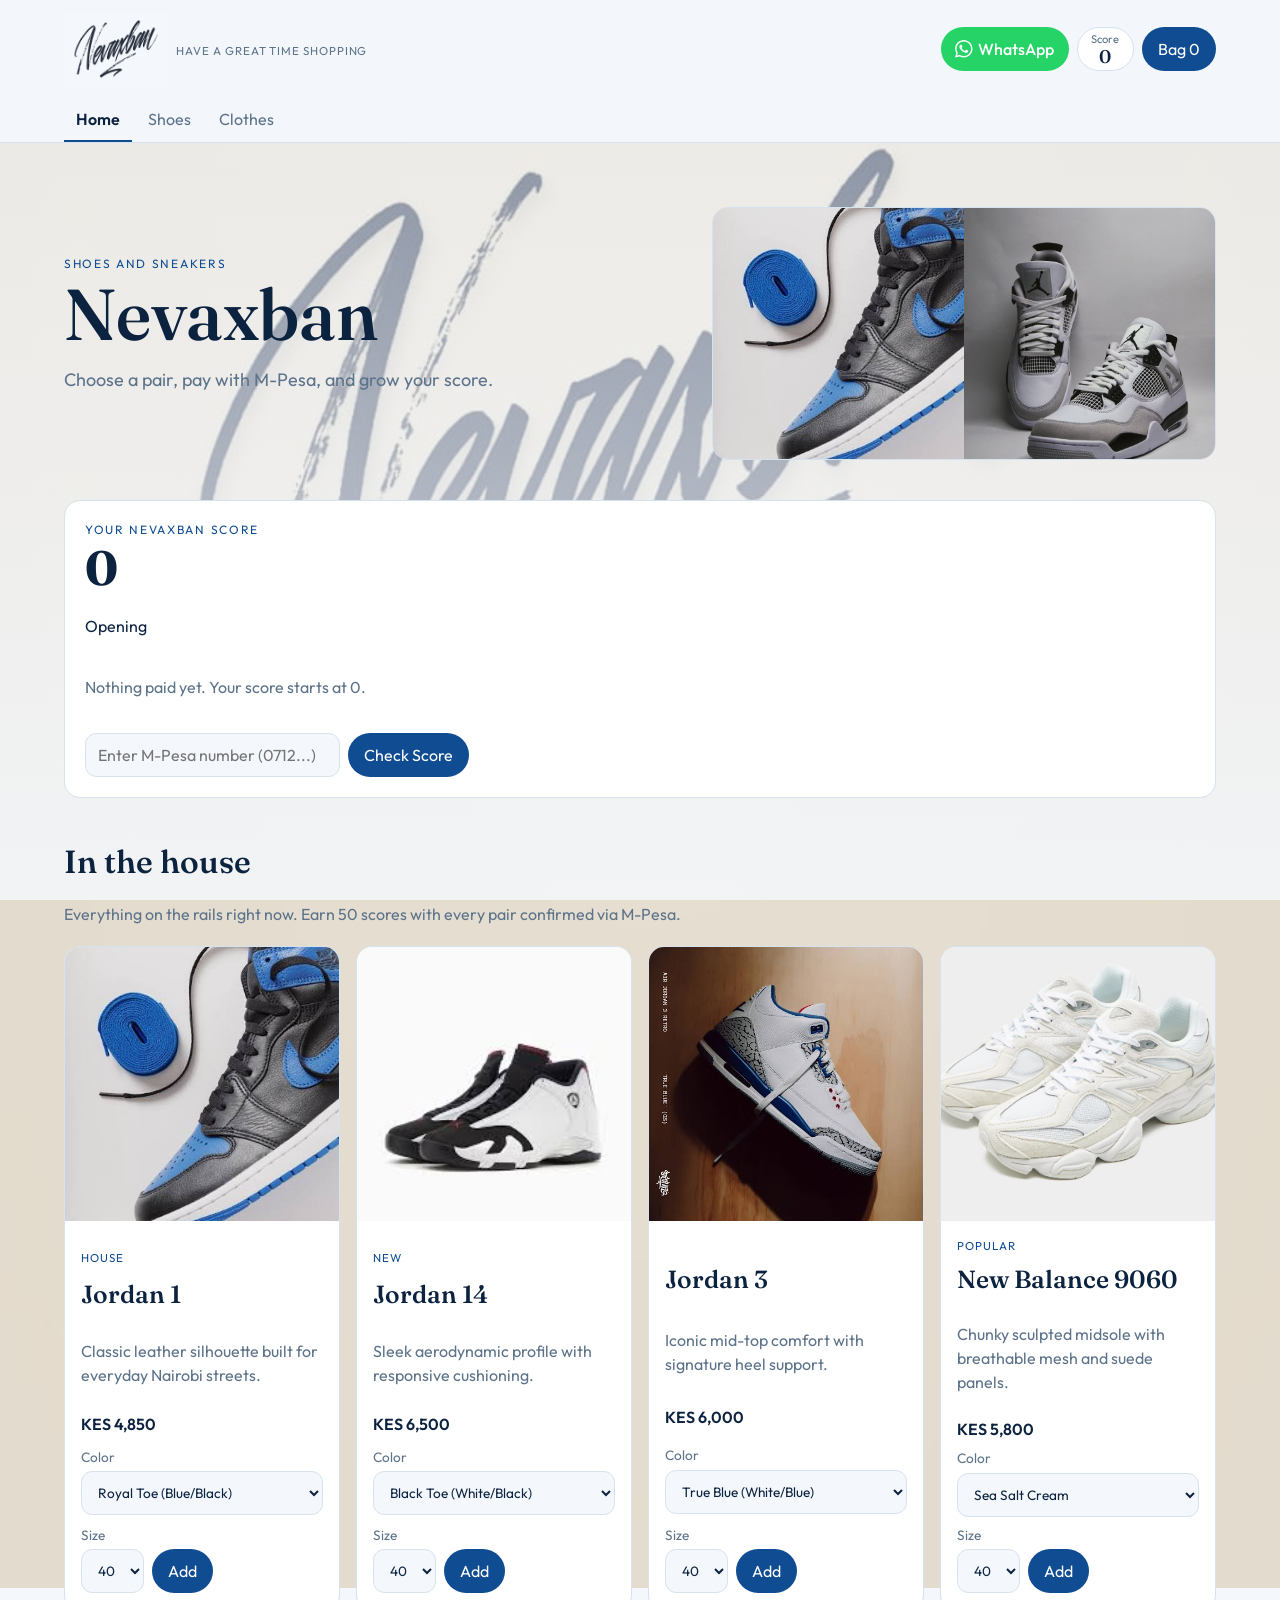
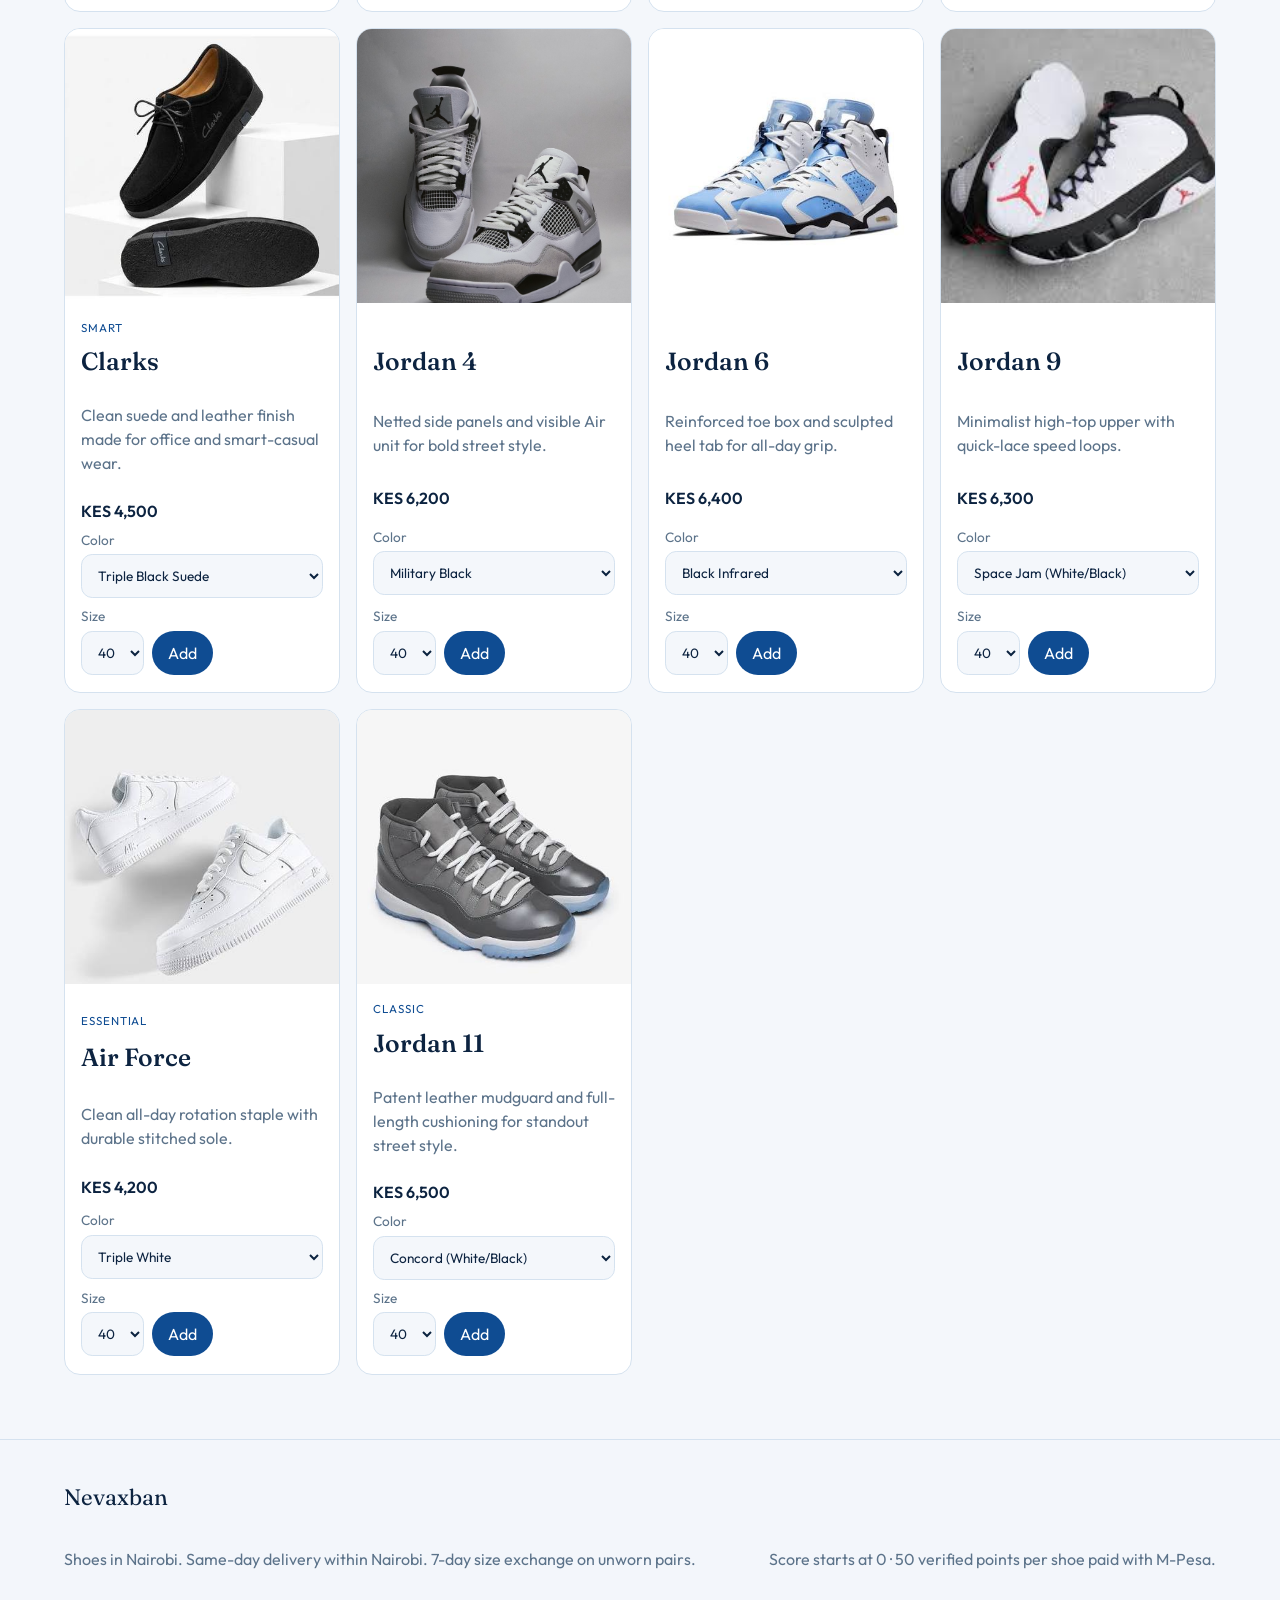
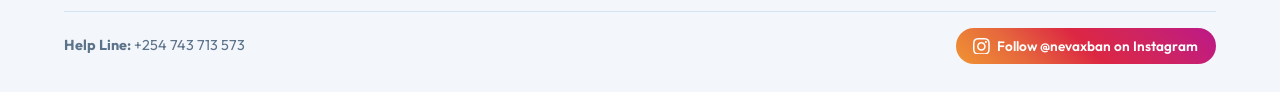
<file: index.html>
<!DOCTYPE html>
<html lang="en">
<head>
  <meta charset="utf-8" />
  <meta name="viewport" content="width=device-width, initial-scale=1" />
  <title>Nevaxban</title>
  <meta name="description" content="Nevaxban — shoes in Nairobi. Pay with M-Pesa. Your score starts at 0." />
  <link rel="preconnect" href="https://fonts.googleapis.com" />
  <link rel="preconnect" href="https://fonts.gstatic.com" crossorigin />
  <link href="https://fonts.googleapis.com/css2?family=Fraunces:opsz,wght@9..144,560&family=Outfit:wght@400;500;600&display=swap" rel="stylesheet" />
  <link rel="stylesheet" href="styles.css?v=2" />
    <style>
    @media (max-width: 600px) {
      html, body { max-width: 100%; overflow-x: hidden; }
      #check-score-form { display: flex; flex-direction: column; width: 100%; gap: 0.5rem; }
      #check-score-form input, #check-score-form button { width: 100%; min-width: 0; }
      .card-body .row {
        display: flex !important;
        flex-direction: column !important;
        align-items: stretch !important;
        gap: 0.45rem !important;
        width: 100% !important;
      }
      .card-body .row label,
      .card-body .row select,
      .card-body .row .add {
        width: 100% !important;
        max-width: 100% !important;
        min-width: 0 !important;
        margin: 0 !important;
      }
    }
  </style>

</head>
<body>
  <header class="header">
    <div class="bar">
      <a class="wordmark" href="index.html">
        <img src="images/logo.jpg" alt="Nevaxban Logo" class="brand-logo" />
        <span><small>Have a great time shopping</small></span>
      </a>

      <div class="actions">
        <a class="wa-btn" href="https://wa.me/254783499140" target="_blank" rel="noopener" aria-label="WhatsApp 0783 499140">
          <svg viewBox="0 0 24 24" aria-hidden="true" fill="currentColor"><path d="M17.472 14.382c-.297-.149-1.758-.867-2.03-.967-.273-.099-.471-.148-.67.15-.197.297-.767.966-.94 1.164-.173.199-.347.223-.644.075-.297-.15-1.255-.463-2.39-1.475-.883-.788-1.48-1.761-1.653-2.059-.173-.297-.018-.458.13-.606.134-.133.298-.347.446-.52.149-.174.198-.298.298-.497.099-.198.05-.371-.025-.52-.075-.149-.669-1.612-.916-2.207-.242-.579-.487-.5-.669-.51-.173-.008-.371-.01-.57-.01-.198 0-.52.074-.792.372-.272.297-1.04 1.016-1.04 2.479 0 1.462 1.065 2.875 1.213 3.074.149.198 2.096 3.2 5.077 4.487.709.306 1.262.489 1.694.625.712.227 1.36.195 1.871.118.571-.085 1.758-.719 2.006-1.413.248-.694.248-1.289.173-1.413-.074-.124-.272-.198-.57-.347m-5.421 7.403h-.004a9.87 9.87 0 01-5.031-1.378l-.361-.214-3.741.982.998-3.648-.235-.374a9.86 9.86 0 01-1.51-5.26c.001-5.45 4.436-9.884 9.888-9.884 2.64 0 5.122 1.03 6.988 2.898a9.825 9.825 0 012.893 6.994c-.003 5.45-4.435 9.884-9.885 9.884m8.413-18.297A11.815 11.815 0 0012.05 0C5.495 0 .16 5.335.157 11.892c0 2.096.547 4.142 1.588 5.945L.057 24l6.305-1.654a11.882 11.882 0 005.683 1.448h.005c6.554 0 11.89-5.335 11.893-11.893a11.821 11.821 0 00-3.48-8.413z"/></svg>
          WhatsApp
        </a>
        <a class="score-pill" href="#score" aria-label="Credit score">
          <span>Score</span>
          <strong data-score>0</strong>
        </a>
        <button class="bag-btn" type="button" data-open-bag>Bag <span data-bag-count>0</span></button>
      </div>
    </div>
    <nav class="nav" aria-label="Shop">
      <a href="index.html" aria-current="page">Home</a>
      <a href="sneakers.html">Shoes</a>
      <a href="clothes.html">Clothes</a>
    </nav>
  </header>

  <main class="wrap">
    <section class="hero">
      <div>
        <p class="kicker">Shoes and sneakers</p>
        <h1>Nevaxban</h1>
        <p class="lede">Choose a pair, pay with M-Pesa, and grow your score.</p>
      </div>
      <div class="hero-plates">
        <div class="plate tone-court" data-look="court">
          <img src="images/jordan1.jpg" alt="Featured Jordan 1" />
        </div>
        <div class="plate tone-breeze" data-look="breeze">
          <img src="images/jordan4.jpg" alt="Featured Jordan 4" />
        </div>
      </div>
    </section>

    <section class="score-panel" id="score">
      <p class="kicker">Your Nevaxban score</p>
      <strong data-score>0</strong>
      <p data-tier>Opening</p>
      <p class="muted" data-spent>Nothing paid yet. Your score starts at 0.</p>
      <form id="check-score-form" class="row" style="margin-top: 0.75rem;">
        <input id="lookup-phone" inputmode="tel" placeholder="Enter M-Pesa number (0712...)" />
        <button class="add" type="submit">Check Score</button>
      </form>
    </section>

    <section class="section" id="house">
      <h2>In the house</h2>
      <p class="muted">Everything on the rails right now. Earn 50 scores with every pair confirmed via M-Pesa.</p>
      <div class="rail">
        
        <!-- 1. Jordan 1 -->
        <article class="card" data-id="shoe-jordan1" data-name="Jordan 1" data-price="4850">
          <div class="plate tone-court" data-look="court">
            <img src="images/jordan1.jpg" alt="Jordan 1" />
          </div>
          <div class="card-body">
            <p class="badge">House</p>
            <h3>Jordan 1</h3>
            <p class="blurb">Classic leather silhouette built for everyday Nairobi streets.</p>
            <p class="price">KES 4,850</p>
            <div class="row">
              <label>Size
                <select aria-label="Size for Jordan 1">
                  <option>36</option><option>37</option><option>38</option><option>39</option>
                  <option selected>40</option><option>41</option><option>42</option><option>43</option>
                  <option>44</option><option>45</option>
                </select>
              </label>
              <button class="add" type="button" data-add>Add</button>
            </div>
          </div>
        </article>

        <!-- 2. Jordan 14 -->
        <article class="card" data-id="shoe-jordan14" data-name="Jordan 14" data-price="6500">
          <div class="plate tone-night" data-look="night">
            <img src="images/jordan14.jpg" alt="Jordan 14" />
          </div>
          <div class="card-body">
            <p class="badge">New</p>
            <h3>Jordan 14</h3>
            <p class="blurb">Sleek aerodynamic profile with responsive cushioning.</p>
            <p class="price">KES 6,500</p>
            <div class="row">
              <label>Size
                <select aria-label="Size for Jordan 14">
                  <option>36</option><option>37</option><option>38</option><option>39</option>
                  <option selected>40</option><option>41</option><option>42</option><option>43</option>
                  <option>44</option><option>45</option>
                </select>
              </label>
              <button class="add" type="button" data-add>Add</button>
            </div>
          </div>
        </article>

        <!-- 3. Jordan 3 -->
        <article class="card" data-id="shoe-jordan3" data-name="Jordan 3" data-price="6000">
          <div class="plate tone-harbor" data-look="harbor">
            <img src="images/jordan3.jpg" alt="Jordan 3" />
          </div>
          <div class="card-body">
            <h3>Jordan 3</h3>
            <p class="blurb">Iconic mid-top comfort with signature heel support.</p>
            <p class="price">KES 6,000</p>
            <div class="row">
              <label>Size
                <select aria-label="Size for Jordan 3">
                  <option>36</option><option>37</option><option>38</option><option>39</option>
                  <option selected>40</option><option>41</option><option>42</option><option>43</option>
                  <option>44</option><option>45</option>
                </select>
              </label>
              <button class="add" type="button" data-add>Add</button>
            </div>
          </div>
        </article>

        <!-- 4. New Balance 9060 -->
        <article class="card" data-id="shoe-nb9060" data-name="New Balance 9060" data-price="5800">
          <div class="plate tone-atlas" data-look="atlas">
            <img src="images/nb9060.jpg" alt="New Balance 9060" />
          </div>
          <div class="card-body">
            <p class="badge">Popular</p>
            <h3>New Balance 9060</h3>
            <p class="blurb">Chunky sculpted midsole with breathable mesh and suede panels.</p>
            <p class="price">KES 5,800</p>
            <div class="row">
              <label>Size
                <select aria-label="Size for New Balance 9060">
                  <option>36</option><option>37</option><option>38</option><option>39</option>
                  <option selected>40</option><option>41</option><option>42</option><option>43</option>
                  <option>44</option><option>45</option>
                </select>
              </label>
              <button class="add" type="button" data-add>Add</button>
            </div>
          </div>
        </article>

        <!-- 5. Clarks -->
        <article class="card" data-id="shoe-clarks" data-name="Clarks" data-price="4500">
          <div class="plate tone-indigo" data-look="indigo">
            <img src="images/clarks.jpg" alt="Clarks" />
          </div>
          <div class="card-body">
            <p class="badge">Smart</p>
            <h3>Clarks</h3>
            <p class="blurb">Clean suede and leather finish made for office and smart-casual wear.</p>
            <p class="price">KES 4,500</p>
            <div class="row">
              <label>Size
                <select aria-label="Size for Clarks">
                  <option>36</option><option>37</option><option>38</option><option>39</option>
                  <option selected>40</option><option>41</option><option>42</option><option>43</option>
                  <option>44</option><option>45</option>
                </select>
              </label>
              <button class="add" type="button" data-add>Add</button>
            </div>
          </div>
        </article>

        <!-- 6. Jordan 4 -->
        <article class="card" data-id="shoe-jordan4" data-name="Jordan 4" data-price="6200">
          <div class="plate tone-court" data-look="court">
            <img src="images/jordan4.jpg" alt="Jordan 4" />
          </div>
          <div class="card-body">
            <h3>Jordan 4</h3>
            <p class="blurb">Netted side panels and visible Air unit for bold street style.</p>
            <p class="price">KES 6,200</p>
            <div class="row">
              <label>Size
                <select aria-label="Size for Jordan 4">
                  <option>36</option><option>37</option><option>38</option><option>39</option>
                  <option selected>40</option><option>41</option><option>42</option><option>43</option>
                  <option>44</option><option>45</option>
                </select>
              </label>
              <button class="add" type="button" data-add>Add</button>
            </div>
          </div>
        </article>

        <!-- 7. Jordan 6 -->
        <article class="card" data-id="shoe-jordan6" data-name="Jordan 6" data-price="6400">
          <div class="plate tone-night" data-look="night">
            <img src="images/jordan6.jpg" alt="Jordan 6" />
          </div>
          <div class="card-body">
            <h3>Jordan 6</h3>
            <p class="blurb">Reinforced toe box and sculpted heel tab for all-day grip.</p>
            <p class="price">KES 6,400</p>
            <div class="row">
              <label>Size
                <select aria-label="Size for Jordan 6">
                  <option>36</option><option>37</option><option>38</option><option>39</option>
                  <option selected>40</option><option>41</option><option>42</option><option>43</option>
                  <option>44</option><option>45</option>
                </select>
              </label>
              <button class="add" type="button" data-add>Add</button>
            </div>
          </div>
        </article>

        <!-- 8. Jordan 9 -->
        <article class="card" data-id="shoe-jordan9" data-name="Jordan 9" data-price="6300">
          <div class="plate tone-harbor" data-look="harbor">
            <img src="images/jordan9.jpg" alt="Jordan 9" />
          </div>
          <div class="card-body">
            <h3>Jordan 9</h3>
            <p class="blurb">Minimalist high-top upper with quick-lace speed loops.</p>
            <p class="price">KES 6,300</p>
            <div class="row">
              <label>Size
                <select aria-label="Size for Jordan 9">
                  <option>36</option><option>37</option><option>38</option><option>39</option>
                  <option selected>40</option><option>41</option><option>42</option><option>43</option>
                  <option>44</option><option>45</option>
                </select>
              </label>
              <button class="add" type="button" data-add>Add</button>
            </div>
          </div>
        </article>

        <!-- 9. Air Force -->
        <article class="card" data-id="shoe-airforce" data-name="Air Force" data-price="4200">
          <div class="plate tone-breeze" data-look="breeze">
            <img src="images/airforce.jpg" alt="Air Force" />
          </div>
          <div class="card-body">
            <p class="badge">Essential</p>
            <h3>Air Force</h3>
            <p class="blurb">Clean all-day rotation staple with durable stitched sole.</p>
            <p class="price">KES 4,200</p>
            <div class="row">
              <label>Size
                <select aria-label="Size for Air Force">
                  <option>36</option><option>37</option><option>38</option><option>39</option>
                  <option selected>40</option><option>41</option><option>42</option><option>43</option>
                  <option>44</option><option>45</option>
                </select>
              </label>
              <button class="add" type="button" data-add>Add</button>
            </div>
          </div>
        </article>

        <!-- 10. Jordan 11 -->
        <article class="card" data-id="shoe-jordan11" data-name="Jordan 11" data-price="6500">
          <div class="plate tone-night" data-look="night">
            <img src="images/jordan11.jpg" alt="Jordan 11" />
          </div>
          <div class="card-body">
            <p class="badge">Classic</p>
            <h3>Jordan 11</h3>
            <p class="blurb">Patent leather mudguard and full-length cushioning for standout street style.</p>
            <p class="price">KES 6,500</p>
            <div class="row">
              <label>Size
                <select aria-label="Size for Jordan 11">
                  <option>36</option><option>37</option><option>38</option><option>39</option>
                  <option selected>40</option><option>41</option><option>42</option><option>43</option>
                  <option>44</option><option>45</option>
                </select>
              </label>
              <button class="add" type="button" data-add>Add</button>
            </div>
          </div>
        </article>

      </div>
    </section>
  </main>

  <footer class="footer">
    <div class="footer-inner">
      <div>
        <p class="wordmark">Nevaxban</p>
        <p class="muted">Shoes in Nairobi. Same-day delivery within Nairobi. 7-day size exchange on unworn pairs.</p>
      </div>
      <p class="muted">Score starts at 0 · 50 verified points per shoe paid with M-Pesa.</p>
    </div>
    <div class="wrap footer-social-bar">
      <a href="tel:+254743713573" class="muted"><strong>Help Line:</strong> +254 743 713 573</a>
      <a class="ig-link" href="https://www.instagram.com/nevaxban/" target="_blank" rel="noopener">
        <svg viewBox="0 0 24 24" fill="currentColor" aria-hidden="true"><path d="M12 2.163c3.204 0 3.584.012 4.85.07 3.252.148 4.771 1.691 4.919 4.919.058 1.265.069 1.645.069 4.849 0 3.205-.012 3.584-.069 4.849-.149 3.225-1.664 4.771-4.919 4.919-1.266.058-1.644.07-4.85.07-3.204 0-3.584-.012-4.849-.07-3.26-.149-4.771-1.699-4.919-4.92-.058-1.265-.07-1.644-.07-4.849 0-3.204.013-3.583.07-4.849.149-3.227 1.664-4.771 4.919-4.919 1.266-.057 1.645-.069 4.849-.069zm0-2.163c-3.259 0-3.667.014-4.947.072-4.358.2-6.78 2.618-6.98 6.98-.059 1.281-.073 1.689-.073 4.948 0 3.259.014 3.668.072 4.948.2 4.358 2.618 6.78 6.98 6.98 1.281.058 1.689.072 4.948.072 3.259 0 3.668-.014 4.948-.072 4.354-.2 6.782-2.618 6.979-6.98.059-1.28.073-1.689.073-4.948 0-3.259-.014-3.667-.072-4.947-.196-4.354-2.617-6.78-6.979-6.98-1.281-.059-1.69-.073-4.949-.073zm0 5.838c-3.403 0-6.162 2.759-6.162 6.162s2.759 6.163 6.162 6.163 6.162-2.759 6.162-6.163c0-3.403-2.759-6.162-6.162-6.162zm0 10.162c-2.209 0-4-1.79-4-4 0-2.209 1.791-4 4-4s4 1.791 4 4c0 2.21-1.791 4-4 4zm6.406-11.845c-.796 0-1.441.645-1.441 1.44s.645 1.44 1.441 1.44c.795 0 1.439-.645 1.439-1.44s-.644-1.44-1.439-1.44z"/></svg>
        Follow @nevaxban on Instagram
      </a>
    </div>
  </footer>

  <div class="backdrop" id="backdrop" hidden data-close-bag></div>
  <aside class="drawer" id="drawer" hidden aria-label="Bag">
    <div class="drawer-head">
      <h2>Your bag</h2>
      <button class="ghost" type="button" data-close-bag>Close</button>
    </div>
    <div id="lines"></div>
    <form id="pay-form">
      <label>M-Pesa number
        <input id="phone" name="phone" inputmode="tel" autocomplete="tel" placeholder="0712 345 678" />
      </label>
      <p class="note" id="pay-note"></p>
      <button class="pay" type="submit">Pay with M-Pesa</button>
    </form>
  </aside>
  <script src="shop.js"></script>
</body>
</html>
</file>
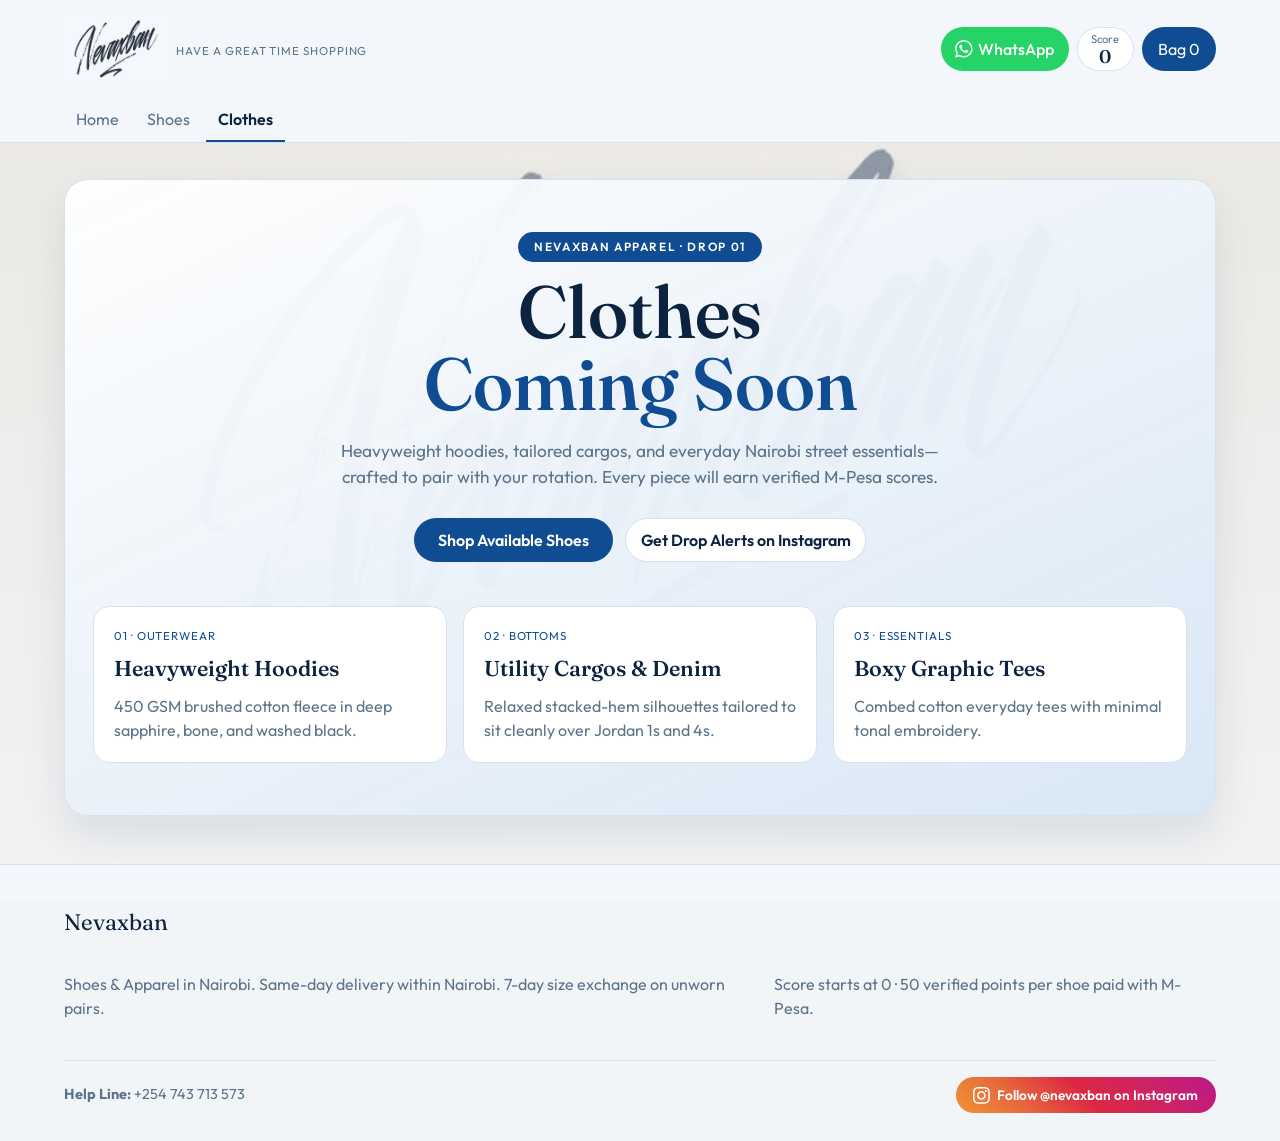
<file: clothes.html>
<!DOCTYPE html>
<html lang="en">
<head>
  <meta charset="utf-8" />
  <meta name="viewport" content="width=device-width, initial-scale=1" />
  <title>Clothes · Nevaxban</title>
  <meta name="description" content="Nevaxban Apparel — Nairobi streetwear and essentials coming soon." />
  <link rel="preconnect" href="https://fonts.googleapis.com" />
  <link rel="preconnect" href="https://fonts.gstatic.com" crossorigin />
  <link href="https://fonts.googleapis.com/css2?family=Fraunces:opsz,wght@9..144,560&family=Outfit:wght@400;500;600&display=swap" rel="stylesheet" />
  <link rel="stylesheet" href="styles.css" />
</head>
<body>
  <header class="header">
    <div class="bar">
      <a class="wordmark" href="index.html">
        <img src="images/logo.jpg" alt="Nevaxban Logo" class="brand-logo" />
        <span><small>Have a great time shopping</small></span>
      </a>
      <div class="actions">
        <a class="wa-btn" href="https://wa.me/254783499140" target="_blank" rel="noopener" aria-label="WhatsApp 0783 499140">
          <svg viewBox="0 0 24 24" aria-hidden="true" fill="currentColor"><path d="M17.472 14.382c-.297-.149-1.758-.867-2.03-.967-.273-.099-.471-.148-.67.15-.197.297-.767.966-.94 1.164-.173.199-.347.223-.644.075-.297-.15-1.255-.463-2.39-1.475-.883-.788-1.48-1.761-1.653-2.059-.173-.297-.018-.458.13-.606.134-.133.298-.347.446-.52.149-.174.198-.298.298-.497.099-.198.05-.371-.025-.52-.075-.149-.669-1.612-.916-2.207-.242-.579-.487-.5-.669-.51-.173-.008-.371-.01-.57-.01-.198 0-.52.074-.792.372-.272.297-1.04 1.016-1.04 2.479 0 1.462 1.065 2.875 1.213 3.074.149.198 2.096 3.2 5.077 4.487.709.306 1.262.489 1.694.625.712.227 1.36.195 1.871.118.571-.085 1.758-.719 2.006-1.413.248-.694.248-1.289.173-1.413-.074-.124-.272-.198-.57-.347m-5.421 7.403h-.004a9.87 9.87 0 01-5.031-1.378l-.361-.214-3.741.982.998-3.648-.235-.374a9.86 9.86 0 01-1.51-5.26c.001-5.45 4.436-9.884 9.888-9.884 2.64 0 5.122 1.03 6.988 2.898a9.825 9.825 0 012.893 6.994c-.003 5.45-4.435 9.884-9.885 9.884m8.413-18.297A11.815 11.815 0 0012.05 0C5.495 0 .16 5.335.157 11.892c0 2.096.547 4.142 1.588 5.945L.057 24l6.305-1.654a11.882 11.882 0 005.683 1.448h.005c6.554 0 11.89-5.335 11.893-11.893a11.821 11.821 0 00-3.48-8.413z"/></svg>
          WhatsApp
        </a>
        <a class="score-pill" href="index.html#score" aria-label="Credit score">
          <span>Score</span>
          <strong data-score>0</strong>
        </a>
        <button class="bag-btn" type="button" data-open-bag>Bag <span data-bag-count>0</span></button>
      </div>
    </div>
    <nav class="nav" aria-label="Shop">
      <a href="index.html">Home</a>
      <a href="sneakers.html">Shoes</a>
      <a href="clothes.html" aria-current="page">Clothes</a>
    </nav>
  </header>

  <main class="wrap">
    <section class="clothes-showcase">
      <span class="capsule-pill">Nevaxban Apparel · Drop 01</span>
      <h1>Clothes<br /><span>Coming Soon</span></h1>
      <p class="clothes-lede">
        Heavyweight hoodies, tailored cargos, and everyday Nairobi street essentials—crafted to pair with your rotation. Every piece will earn verified M-Pesa scores.
      </p>

      <div class="clothes-actions">
        <a href="sneakers.html" class="add clothes-btn-primary">Shop Available Shoes</a>
        <a href="https://www.instagram.com/nevaxban/" target="_blank" rel="noopener" class="ghost clothes-btn-secondary">Get Drop Alerts on Instagram</a>
      </div>

      <div class="capsule-grid">
        <div class="capsule-card">
          <p class="badge">01 · Outerwear</p>
          <h3>Heavyweight Hoodies</h3>
          <p class="muted">450 GSM brushed cotton fleece in deep sapphire, bone, and washed black.</p>
        </div>
        <div class="capsule-card">
          <p class="badge">02 · Bottoms</p>
          <h3>Utility Cargos &amp; Denim</h3>
          <p class="muted">Relaxed stacked-hem silhouettes tailored to sit cleanly over Jordan 1s and 4s.</p>
        </div>
        <div class="capsule-card">
          <p class="badge">03 · Essentials</p>
          <h3>Boxy Graphic Tees</h3>
          <p class="muted">Combed cotton everyday tees with minimal tonal embroidery.</p>
        </div>
      </div>
    </section>
  </main>

  <footer class="footer">
    <div class="footer-inner">
      <div>
        <p class="wordmark">Nevaxban</p>
        <p class="muted">Shoes &amp; Apparel in Nairobi. Same-day delivery within Nairobi. 7-day size exchange on unworn pairs.</p>
      </div>
      <p class="muted">Score starts at 0 · 50 verified points per shoe paid with M-Pesa.</p>
    </div>
    <div class="wrap footer-social-bar">
      <a href="tel:+254743713573" class="muted"><strong>Help Line:</strong> +254 743 713 573</a>
      <a class="ig-link" href="https://www.instagram.com/nevaxban/" target="_blank" rel="noopener">
        <svg viewBox="0 0 24 24" fill="currentColor" aria-hidden="true"><path d="M12 2.163c3.204 0 3.584.012 4.85.07 3.252.148 4.771 1.691 4.919 4.919.058 1.265.069 1.645.069 4.849 0 3.205-.012 3.584-.069 4.849-.149 3.225-1.664 4.771-4.919 4.919-1.266.058-1.644.07-4.85.07-3.204 0-3.584-.012-4.849-.07-3.26-.149-4.771-1.699-4.919-4.92-.058-1.265-.07-1.644-.07-4.849 0-3.204.013-3.583.07-4.849.149-3.227 1.664-4.771 4.919-4.919 1.266-.057 1.645-.069 4.849-.069zm0-2.163c-3.259 0-3.667.014-4.947.072-4.358.2-6.78 2.618-6.98 6.98-.059 1.281-.073 1.689-.073 4.948 0 3.259.014 3.668.072 4.948.2 4.358 2.618 6.78 6.98 6.98 1.281.058 1.689.072 4.948.072 3.259 0 3.668-.014 4.948-.072 4.354-.2 6.782-2.618 6.979-6.98.059-1.28.073-1.689.073-4.948 0-3.259-.014-3.667-.072-4.947-.196-4.354-2.617-6.78-6.979-6.98-1.281-.059-1.69-.073-4.949-.073zm0 5.838c-3.403 0-6.162 2.759-6.162 6.162s2.759 6.163 6.162 6.163 6.162-2.759 6.162-6.163c0-3.403-2.759-6.162-6.162-6.162zm0 10.162c-2.209 0-4-1.79-4-4 0-2.209 1.791-4 4-4s4 1.791 4 4c0 2.21-1.791 4-4 4zm6.406-11.845c-.796 0-1.441.645-1.441 1.44s.645 1.44 1.441 1.44c.795 0 1.439-.645 1.439-1.44s-.644-1.44-1.439-1.44z"/></svg>
        Follow @nevaxban on Instagram
      </a>
    </div>
  </footer>

  <div class="backdrop" id="backdrop" hidden data-close-bag></div>
  <aside class="drawer" id="drawer" hidden aria-label="Bag">
    <div class="drawer-head">
      <h2>Your bag</h2>
      <button class="ghost" type="button" data-close-bag>Close</button>
    </div>
    <div id="lines"></div>
    <form id="pay-form">
      <label>M-Pesa number
        <input id="phone" name="phone" inputmode="tel" autocomplete="tel" placeholder="0712 345 678" />
      </label>
      <p class="note" id="pay-note"></p>
      <button class="pay" type="submit">Pay with M-Pesa</button>
    </form>
  </aside>
  <script src="shop.js"></script>
</body>
</html>
</file>
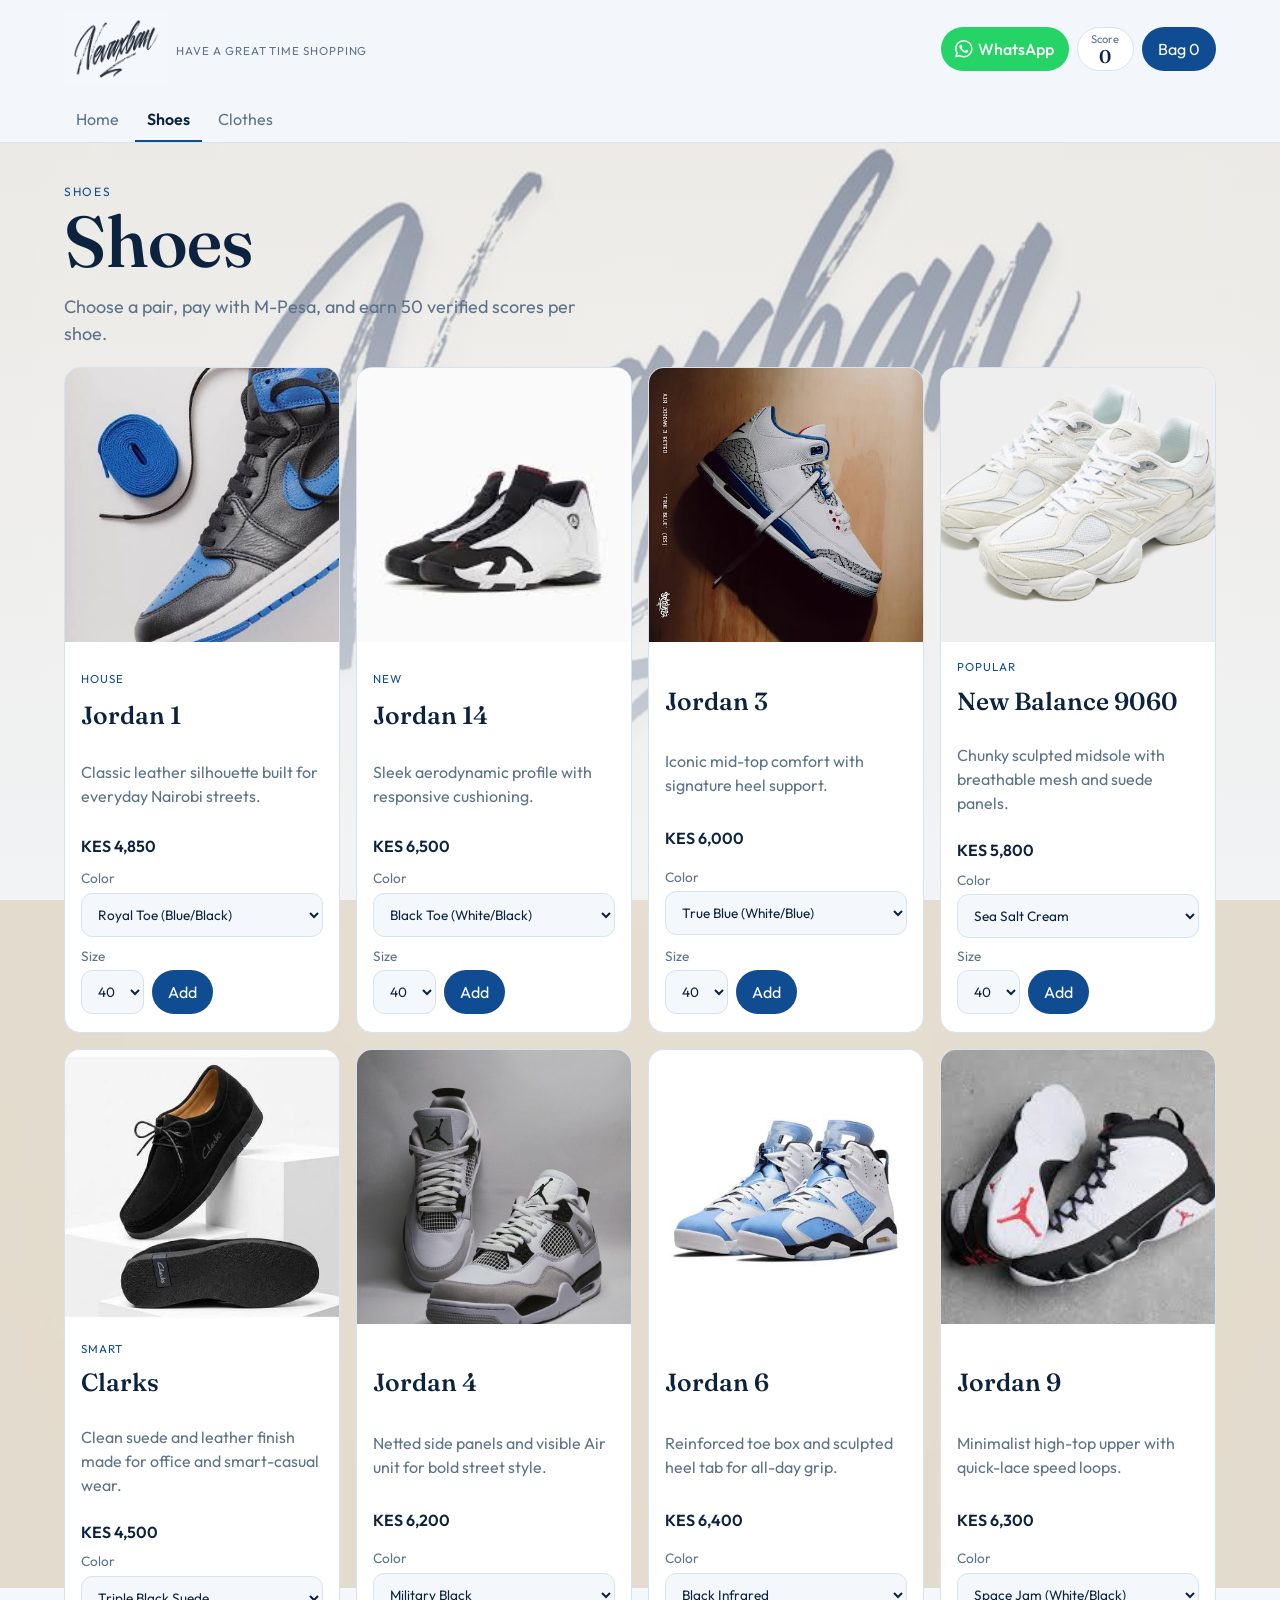
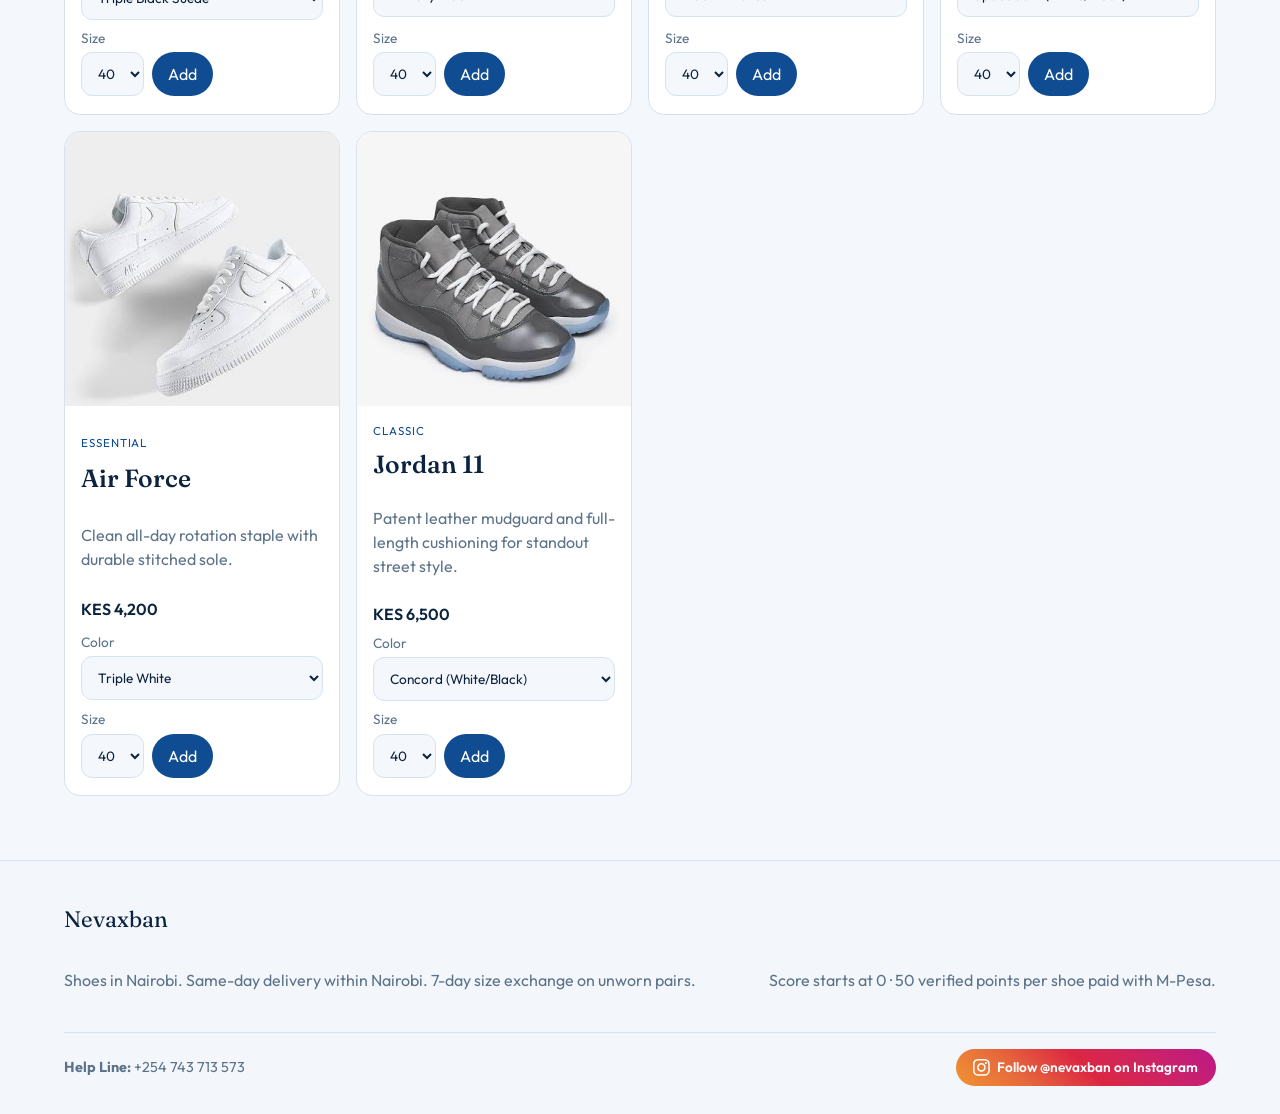
<file: sneakers.html>
<!DOCTYPE html>
<html lang="en">
<head>
  <meta charset="utf-8" />
  <meta name="viewport" content="width=device-width, initial-scale=1" />
  <title>Shoes · Nevaxban</title>
  <meta name="description" content="Nevaxban — shoes in Nairobi. Pay with M-Pesa. Your score starts at 0." />
  <link rel="preconnect" href="https://fonts.googleapis.com" />
  <link rel="preconnect" href="https://fonts.gstatic.com" crossorigin />
  <link href="https://fonts.googleapis.com/css2?family=Fraunces:opsz,wght@9..144,560&family=Outfit:wght@400;500;600&display=swap" rel="stylesheet" />
  <link rel="stylesheet" href="styles.css?v=2" />
    <style>
    @media (max-width: 600px) {
      html, body { max-width: 100%; overflow-x: hidden; }
      #check-score-form { display: flex; flex-direction: column; width: 100%; gap: 0.5rem; }
      #check-score-form input, #check-score-form button { width: 100%; min-width: 0; }
      .card-body .row {
        display: flex !important;
        flex-direction: column !important;
        align-items: stretch !important;
        gap: 0.45rem !important;
        width: 100% !important;
      }
      .card-body .row label,
      .card-body .row select,
      .card-body .row .add {
        width: 100% !important;
        max-width: 100% !important;
        min-width: 0 !important;
        margin: 0 !important;
      }
    }
  </style>

</head>
<body>
  <header class="header">
    <div class="bar">
      <a class="wordmark" href="index.html">
        <img src="images/logo.jpg" alt="Nevaxban Logo" class="brand-logo" />
        <span><small>Have a great time shopping</small></span>
      </a>
      <div class="actions">
        <a class="wa-btn" href="https://wa.me/254783499140" target="_blank" rel="noopener" aria-label="WhatsApp 0783 499140">
          <svg viewBox="0 0 24 24" aria-hidden="true" fill="currentColor"><path d="M17.472 14.382c-.297-.149-1.758-.867-2.03-.967-.273-.099-.471-.148-.67.15-.197.297-.767.966-.94 1.164-.173.199-.347.223-.644.075-.297-.15-1.255-.463-2.39-1.475-.883-.788-1.48-1.761-1.653-2.059-.173-.297-.018-.458.13-.606.134-.133.298-.347.446-.52.149-.174.198-.298.298-.497.099-.198.05-.371-.025-.52-.075-.149-.669-1.612-.916-2.207-.242-.579-.487-.5-.669-.51-.173-.008-.371-.01-.57-.01-.198 0-.52.074-.792.372-.272.297-1.04 1.016-1.04 2.479 0 1.462 1.065 2.875 1.213 3.074.149.198 2.096 3.2 5.077 4.487.709.306 1.262.489 1.694.625.712.227 1.36.195 1.871.118.571-.085 1.758-.719 2.006-1.413.248-.694.248-1.289.173-1.413-.074-.124-.272-.198-.57-.347m-5.421 7.403h-.004a9.87 9.87 0 01-5.031-1.378l-.361-.214-3.741.982.998-3.648-.235-.374a9.86 9.86 0 01-1.51-5.26c.001-5.45 4.436-9.884 9.888-9.884 2.64 0 5.122 1.03 6.988 2.898a9.825 9.825 0 012.893 6.994c-.003 5.45-4.435 9.884-9.885 9.884m8.413-18.297A11.815 11.815 0 0012.05 0C5.495 0 .16 5.335.157 11.892c0 2.096.547 4.142 1.588 5.945L.057 24l6.305-1.654a11.882 11.882 0 005.683 1.448h.005c6.554 0 11.89-5.335 11.893-11.893a11.821 11.821 0 00-3.48-8.413z"/></svg>
          WhatsApp
        </a>
        <a class="score-pill" href="index.html#score" aria-label="Credit score">
          <span>Score</span>
          <strong data-score>0</strong>
        </a>
        <button class="bag-btn" type="button" data-open-bag>Bag <span data-bag-count>0</span></button>
      </div>
    </div>
    <nav class="nav" aria-label="Shop">
      <a href="index.html">Home</a>
      <a href="sneakers.html" aria-current="page">Shoes</a>
       <a href="clothes.html">Clothes</a>
    </nav>
  </header>

  <main class="wrap">
    <section class="section">
      <p class="kicker">Shoes</p>
      <h1>Shoes</h1>
      <p class="lede">Choose a pair, pay with M-Pesa, and earn 50 verified scores per shoe.</p>
      <div class="rail">

        <!-- 1. Jordan 1 -->
        <article class="card" data-id="shoe-jordan1" data-name="Jordan 1" data-price="4850">
          <div class="plate tone-court" data-look="court">
            <img src="images/jordan1.jpg" alt="Jordan 1" />
          </div>
          <div class="card-body">
            <p class="badge">House</p>
            <h3>Jordan 1</h3>
            <p class="blurb">Classic leather silhouette built for everyday Nairobi streets.</p>
            <p class="price">KES 4,850</p>
            <div class="row">
              <label>Size
                <select aria-label="Size for Jordan 1">
                  <option>36</option><option>37</option><option>38</option><option>39</option>
                  <option selected>40</option><option>41</option><option>42</option><option>43</option>
                  <option>44</option><option>45</option>
                </select>
              </label>
              <button class="add" type="button" data-add>Add</button>
            </div>
          </div>
        </article>

        <!-- 2. Jordan 14 -->
        <article class="card" data-id="shoe-jordan14" data-name="Jordan 14" data-price="6500">
          <div class="plate tone-night" data-look="night">
            <img src="images/jordan14.jpg" alt="Jordan 14" />
          </div>
          <div class="card-body">
            <p class="badge">New</p>
            <h3>Jordan 14</h3>
            <p class="blurb">Sleek aerodynamic profile with responsive cushioning.</p>
            <p class="price">KES 6,500</p>
            <div class="row">
              <label>Size
                <select aria-label="Size for Jordan 14">
                  <option>36</option><option>37</option><option>38</option><option>39</option>
                  <option selected>40</option><option>41</option><option>42</option><option>43</option>
                  <option>44</option><option>45</option>
                </select>
              </label>
              <button class="add" type="button" data-add>Add</button>
            </div>
          </div>
        </article>

        <!-- 3. Jordan 3 -->
        <article class="card" data-id="shoe-jordan3" data-name="Jordan 3" data-price="6000">
          <div class="plate tone-harbor" data-look="harbor">
            <img src="images/jordan3.jpg" alt="Jordan 3" />
          </div>
          <div class="card-body">
            <h3>Jordan 3</h3>
            <p class="blurb">Iconic mid-top comfort with signature heel support.</p>
            <p class="price">KES 6,000</p>
            <div class="row">
              <label>Size
                <select aria-label="Size for Jordan 3">
                  <option>36</option><option>37</option><option>38</option><option>39</option>
                  <option selected>40</option><option>41</option><option>42</option><option>43</option>
                  <option>44</option><option>45</option>
                </select>
              </label>
              <button class="add" type="button" data-add>Add</button>
            </div>
          </div>
        </article>

        <!-- 4. New Balance 9060 -->
        <article class="card" data-id="shoe-nb9060" data-name="New Balance 9060" data-price="5800">
          <div class="plate tone-atlas" data-look="atlas">
            <img src="images/nb9060.jpg" alt="New Balance 9060" />
          </div>
          <div class="card-body">
            <p class="badge">Popular</p>
            <h3>New Balance 9060</h3>
            <p class="blurb">Chunky sculpted midsole with breathable mesh and suede panels.</p>
            <p class="price">KES 5,800</p>
            <div class="row">
              <label>Size
                <select aria-label="Size for New Balance 9060">
                  <option>36</option><option>37</option><option>38</option><option>39</option>
                  <option selected>40</option><option>41</option><option>42</option><option>43</option>
                  <option>44</option><option>45</option>
                </select>
              </label>
              <button class="add" type="button" data-add>Add</button>
            </div>
          </div>
        </article>

        <!-- 5. Clarks -->
        <article class="card" data-id="shoe-clarks" data-name="Clarks" data-price="4500">
          <div class="plate tone-indigo" data-look="indigo">
            <img src="images/clarks.jpg" alt="Clarks" />
          </div>
          <div class="card-body">
            <p class="badge">Smart</p>
            <h3>Clarks</h3>
            <p class="blurb">Clean suede and leather finish made for office and smart-casual wear.</p>
            <p class="price">KES 4,500</p>
            <div class="row">
              <label>Size
                <select aria-label="Size for Clarks">
                  <option>36</option><option>37</option><option>38</option><option>39</option>
                  <option selected>40</option><option>41</option><option>42</option><option>43</option>
                  <option>44</option><option>45</option>
                </select>
              </label>
              <button class="add" type="button" data-add>Add</button>
            </div>
          </div>
        </article>

        <!-- 6. Jordan 4 -->
        <article class="card" data-id="shoe-jordan4" data-name="Jordan 4" data-price="6200">
          <div class="plate tone-court" data-look="court">
            <img src="images/jordan4.jpg" alt="Jordan 4" />
          </div>
          <div class="card-body">
            <h3>Jordan 4</h3>
            <p class="blurb">Netted side panels and visible Air unit for bold street style.</p>
            <p class="price">KES 6,200</p>
            <div class="row">
              <label>Size
                <select aria-label="Size for Jordan 4">
                  <option>36</option><option>37</option><option>38</option><option>39</option>
                  <option selected>40</option><option>41</option><option>42</option><option>43</option>
                  <option>44</option><option>45</option>
                </select>
              </label>
              <button class="add" type="button" data-add>Add</button>
            </div>
          </div>
        </article>

        <!-- 7. Jordan 6 -->
        <article class="card" data-id="shoe-jordan6" data-name="Jordan 6" data-price="6400">
          <div class="plate tone-night" data-look="night">
            <img src="images/jordan6.jpg" alt="Jordan 6" />
          </div>
          <div class="card-body">
            <h3>Jordan 6</h3>
            <p class="blurb">Reinforced toe box and sculpted heel tab for all-day grip.</p>
            <p class="price">KES 6,400</p>
            <div class="row">
              <label>Size
                <select aria-label="Size for Jordan 6">
                  <option>36</option><option>37</option><option>38</option><option>39</option>
                  <option selected>40</option><option>41</option><option>42</option><option>43</option>
                  <option>44</option><option>45</option>
                </select>
              </label>
              <button class="add" type="button" data-add>Add</button>
            </div>
          </div>
        </article>

        <!-- 8. Jordan 9 -->
        <article class="card" data-id="shoe-jordan9" data-name="Jordan 9" data-price="6300">
          <div class="plate tone-harbor" data-look="harbor">
            <img src="images/jordan9.jpg" alt="Jordan 9" />
          </div>
          <div class="card-body">
            <h3>Jordan 9</h3>
            <p class="blurb">Minimalist high-top upper with quick-lace speed loops.</p>
            <p class="price">KES 6,300</p>
            <div class="row">
              <label>Size
                <select aria-label="Size for Jordan 9">
                  <option>36</option><option>37</option><option>38</option><option>39</option>
                  <option selected>40</option><option>41</option><option>42</option><option>43</option>
                  <option>44</option><option>45</option>
                </select>
              </label>
              <button class="add" type="button" data-add>Add</button>
            </div>
          </div>
        </article>

        <!-- 9. Air Force -->
        <article class="card" data-id="shoe-airforce" data-name="Air Force" data-price="4200">
          <div class="plate tone-breeze" data-look="breeze">
            <img src="images/airforce.jpg" alt="Air Force" />
          </div>
          <div class="card-body">
            <p class="badge">Essential</p>
            <h3>Air Force</h3>
            <p class="blurb">Clean all-day rotation staple with durable stitched sole.</p>
            <p class="price">KES 4,200</p>
            <div class="row">
              <label>Size
                <select aria-label="Size for Air Force">
                  <option>36</option><option>37</option><option>38</option><option>39</option>
                  <option selected>40</option><option>41</option><option>42</option><option>43</option>
                  <option>44</option><option>45</option>
                </select>
              </label>
              <button class="add" type="button" data-add>Add</button>
            </div>
          </div>
        </article>

        <!-- 10. Jordan 11 -->
        <article class="card" data-id="shoe-jordan11" data-name="Jordan 11" data-price="6500">
          <div class="plate tone-night" data-look="night">
            <img src="images/jordan11.jpg" alt="Jordan 11" />
          </div>
          <div class="card-body">
            <p class="badge">Classic</p>
            <h3>Jordan 11</h3>
            <p class="blurb">Patent leather mudguard and full-length cushioning for standout street style.</p>
            <p class="price">KES 6,500</p>
            <div class="row">
              <label>Size
                <select aria-label="Size for Jordan 11">
                  <option>36</option><option>37</option><option>38</option><option>39</option>
                  <option selected>40</option><option>41</option><option>42</option><option>43</option>
                  <option>44</option><option>45</option>
                </select>
              </label>
              <button class="add" type="button" data-add>Add</button>
            </div>
          </div>
        </article>

      </div>
    </section>
  </main>

  <footer class="footer">
    <div class="footer-inner">
      <div>
        <p class="wordmark">Nevaxban</p>
        <p class="muted">Shoes in Nairobi. Same-day delivery within Nairobi. 7-day size exchange on unworn pairs.</p>
      </div>
      <p class="muted">Score starts at 0 · 50 verified points per shoe paid with M-Pesa.</p>
    </div>
    <div class="wrap footer-social-bar">
      <a href="tel:+254743713573" class="muted"><strong>Help Line:</strong> +254 743 713 573</a>
      <a class="ig-link" href="https://www.instagram.com/nevaxban/" target="_blank" rel="noopener">
        <svg viewBox="0 0 24 24" fill="currentColor" aria-hidden="true"><path d="M12 2.163c3.204 0 3.584.012 4.85.07 3.252.148 4.771 1.691 4.919 4.919.058 1.265.069 1.645.069 4.849 0 3.205-.012 3.584-.069 4.849-.149 3.225-1.664 4.771-4.919 4.919-1.266.058-1.644.07-4.85.07-3.204 0-3.584-.012-4.849-.07-3.26-.149-4.771-1.699-4.919-4.92-.058-1.265-.07-1.644-.07-4.849 0-3.204.013-3.583.07-4.849.149-3.227 1.664-4.771 4.919-4.919 1.266-.057 1.645-.069 4.849-.069zm0-2.163c-3.259 0-3.667.014-4.947.072-4.358.2-6.78 2.618-6.98 6.98-.059 1.281-.073 1.689-.073 4.948 0 3.259.014 3.668.072 4.948.2 4.358 2.618 6.78 6.98 6.98 1.281.058 1.689.072 4.948.072 3.259 0 3.668-.014 4.948-.072 4.354-.2 6.782-2.618 6.979-6.98.059-1.28.073-1.689.073-4.948 0-3.259-.014-3.667-.072-4.947-.196-4.354-2.617-6.78-6.979-6.98-1.281-.059-1.69-.073-4.949-.073zm0 5.838c-3.403 0-6.162 2.759-6.162 6.162s2.759 6.163 6.162 6.163 6.162-2.759 6.162-6.163c0-3.403-2.759-6.162-6.162-6.162zm0 10.162c-2.209 0-4-1.79-4-4 0-2.209 1.791-4 4-4s4 1.791 4 4c0 2.21-1.791 4-4 4zm6.406-11.845c-.796 0-1.441.645-1.441 1.44s.645 1.44 1.441 1.44c.795 0 1.439-.645 1.439-1.44s-.644-1.44-1.439-1.44z"/></svg>
        Follow @nevaxban on Instagram
      </a>
    </div>
  </footer>

  <div class="backdrop" id="backdrop" hidden data-close-bag></div>
  <aside class="drawer" id="drawer" hidden aria-label="Bag">
    <div class="drawer-head">
      <h2>Your bag</h2>
      <button class="ghost" type="button" data-close-bag>Close</button>
    </div>
    <div id="lines"></div>
    <form id="pay-form">
      <label>M-Pesa number
        <input id="phone" name="phone" inputmode="tel" autocomplete="tel" placeholder="0712 345 678" />
      </label>
      <p class="note" id="pay-note"></p>
      <button class="pay" type="submit">Pay with M-Pesa</button>
    </form>
  </aside>
  <script src="shop.js"></script>
</body>
</html>
</file>
<file: styles.css>
:root {
  --paper: #f4f7fb;
  --surface: #ffffff;
  --ink: #0c2340;
  --muted: #5c738a;
  --mist: #e7eef6;
  --line: #d5e2ef;
  --sapphire: #0f4c92;
  --ice: #d7e6f6;
  --sans: "Outfit", "Avenir Next", "Segoe UI", sans-serif;
  --display: "Fraunces", "Iowan Old Style", Palatino, Georgia, serif;
}

* { box-sizing: border-box; }
html { color-scheme: light; }

html, body {
  width: 100%;
  max-width: 100%;
  overflow-x: hidden;
}

body {
  margin: 0;
  background-color: var(--paper);
  background-image: linear-gradient(rgba(244, 247, 251, 0.45), rgba(244, 247, 251, 0.85)), url("images/wallpaper.jpg");
  background-size: cover;
  background-position: center;
  background-repeat: no-repeat;
  background-attachment: scroll;
  color: var(--ink);
  font-family: var(--sans);
  line-height: 1.5;
}

@media (min-width: 720px) {
  body { background-attachment: fixed; }
}

a { color: inherit; text-decoration: none; }
button, select, input { font: inherit; }
button { cursor: pointer; }
button:disabled { cursor: not-allowed; opacity: 0.45; }

:focus-visible {
  outline: 2px solid var(--sapphire);
  outline-offset: 2px;
}

.header {
  position: sticky;
  top: 0;
  z-index: 20;
  background: rgba(244, 247, 251, 0.94);
  backdrop-filter: blur(8px);
  border-bottom: 1px solid var(--line);
}

.bar, .nav, .wrap, .footer-inner {
  width: min(72rem, calc(100% - 2rem));
  margin-inline: auto;
}

.bar {
  display: flex;
  align-items: center;
  justify-content: space-between;
  gap: 0.75rem;
  padding: 0.75rem 0;
}

.wordmark {
  display: inline-flex;
  align-items: center;
  gap: 0.5rem;
  font-family: var(--display);
  font-size: 1.35rem;
  line-height: 1;
}

.brand-logo {
  height: 4.6rem;
  width: auto;
  object-fit: contain;
  filter: invert(1);
  mix-blend-mode: multiply;
}

.wordmark small {
  display: block;
  margin-top: 0.2rem;
  font-family: var(--sans);
  font-size: 0.72rem;
  letter-spacing: 0.08em;
  text-transform: uppercase;
  color: var(--muted);
}

.actions { display: flex; align-items: center; gap: 0.5rem; }
.score-pill, .bag-btn, .nav a, .add, .pay, .ghost { min-height: 2.75rem; }

.score-pill {
  display: flex;
  flex-direction: column;
  align-items: center;
  justify-content: center;
  border: 1px solid var(--line);
  border-radius: 999px;
  padding: 0.15rem 0.85rem;
  background: var(--surface);
}

.score-pill span { font-size: 0.7rem; color: var(--muted); }
.score-pill strong {
  font-family: var(--display);
  font-size: 1.15rem;
  font-weight: 560;
  line-height: 1;
}

.bag-btn, .add, .pay {
  border: 0;
  border-radius: 999px;
  background: var(--sapphire);
  color: var(--surface);
}

.bag-btn { padding: 0 1rem; }
.bag-btn:hover, .add:hover, .pay:hover { background: var(--ink); }

.nav { display: flex; gap: 0.25rem; }
.nav a {
  display: inline-flex;
  align-items: center;
  padding: 0 0.75rem;
  border-bottom: 2px solid transparent;
  color: var(--muted);
}

.nav a[aria-current="page"] {
  color: var(--ink);
  border-color: var(--sapphire);
  font-weight: 600;
}

.hero {
  display: grid;
  gap: 2rem;
  align-items: center;
  padding: 2.5rem 0 1rem;
  max-width: 100%;
  min-width: 0;
}

.kicker {
  margin: 0;
  font-size: 0.75rem;
  letter-spacing: 0.14em;
  text-transform: uppercase;
  color: var(--sapphire);
}

h1, h2, h3 { font-family: var(--display); font-weight: 560; }
h1 { margin: 0.4rem 0 0; font-size: clamp(3rem, 8vw, 4.5rem); line-height: 0.95; }
.lede { max-width: 34rem; font-size: 1.125rem; color: var(--muted); }

.hero-plates {
  display: grid;
  grid-template-columns: 1fr 1fr;
  overflow: hidden;
  border: 1px solid var(--line);
  border-radius: 1rem;
}

.score-panel {
  margin-top: 1.5rem;
  padding: 1.25rem;
  border: 1px solid var(--line);
  border-radius: 1rem;
  background: var(--surface);
  display: grid;
  gap: 0.35rem;
  max-width: 100%;
  min-width: 0;
}

.score-panel strong {
  font-family: var(--display);
  font-size: 3rem;
  line-height: 1;
}

.section { padding: 2.5rem 0 1rem; max-width: 100%; min-width: 0; }
.section h2 { margin: 0; font-size: 2rem; }

.rail {
  display: grid;
  gap: 1rem;
  margin-top: 1.25rem;
  align-items: stretch;
  max-width: 100%;
  min-width: 0;
}

.card {
  display: grid;
  background: var(--surface);
  border: 1px solid var(--line);
  border-radius: 1rem;
  overflow: hidden;
  max-width: 100%;
  min-width: 0;
}

.plate {
  aspect-ratio: 1 / 1;
  overflow: hidden;
  position: relative;
  color: var(--ink);
}

.plate svg, .plate img {
  width: 100%;
  height: 100%;
  object-fit: cover;
  object-position: center;
  display: block;
}

.tone-court, .tone-atelier { background: var(--ice); }
.tone-harbor { background: var(--surface); }
.tone-indigo { background: var(--mist); }
.tone-night, .tone-rail { background: var(--ink); color: var(--ice); }
.tone-atlas, .tone-breeze { background: var(--sapphire); color: var(--ice); }
.tone-atelier { color: var(--sapphire); }

.card-body {
  padding: 1rem 1rem 1.1rem;
  display: grid;
  gap: 0.45rem;
  min-width: 0;
}

.badge {
  margin: 0;
  justify-self: start;
  font-size: 0.72rem;
  letter-spacing: 0.08em;
  text-transform: uppercase;
  color: var(--sapphire);
}

.card h3 { margin: 0; font-size: 1.55rem; }
.blurb, .muted { color: var(--muted); }
.price { margin: 0; font-weight: 600; }

.row {
  display: flex;
  flex-wrap: wrap;
  gap: 0.5rem;
  align-items: end;
  max-width: 100%;
  min-width: 0;
}

.card .color-label {
  flex: 1 1 100%;
  max-width: 100%;
  min-width: 0;
}

.card label,
.card select,
.card .add {
  max-width: 100%;
  min-width: 0;
}

.card select {
  width: 100%;
  text-overflow: ellipsis;
}

label { display: grid; gap: 0.25rem; font-size: 0.85rem; color: var(--muted); }

select, input {
  min-height: 2.75rem;
  border: 1px solid var(--line);
  border-radius: 0.7rem;
  background: var(--paper);
  color: var(--ink);
  padding: 0 0.75rem;
}

.add { padding: 0 1rem; }

/* Clothes Coming Soon Editorial Showcase */
.clothes-showcase {
  margin-top: 2.25rem;
  padding: 3.25rem 1.75rem;
  border-radius: 1.5rem;
  background: linear-gradient(155deg, rgba(255, 255, 255, 0.96) 0%, rgba(215, 230, 246, 0.92) 100%);
  border: 1px solid var(--line);
  text-align: center;
  box-shadow: 0 20px 44px rgba(12, 35, 64, 0.1);
}

.capsule-pill {
  display: inline-block;
  padding: 0.38rem 1rem;
  border-radius: 999px;
  background: var(--sapphire);
  color: #ffffff;
  font-size: 0.74rem;
  font-weight: 600;
  letter-spacing: 0.14em;
  text-transform: uppercase;
}

.clothes-showcase h1 {
  margin: 0.9rem 0 0;
  font-size: clamp(2.8rem, 6.5vw, 4.6rem);
  line-height: 0.98;
}

.clothes-showcase h1 span { color: var(--sapphire); }

.clothes-lede {
  max-width: 38rem;
  margin: 1.1rem auto 0;
  font-size: 1.08rem;
  color: var(--muted);
}

.clothes-actions {
  display: flex;
  flex-wrap: wrap;
  justify-content: center;
  gap: 0.75rem;
  margin-top: 1.75rem;
}

.clothes-btn-primary, .clothes-btn-secondary {
  display: inline-flex;
  align-items: center;
  justify-content: center;
  padding: 0 1.5rem;
  font-weight: 600;
}

.capsule-grid {
  display: grid;
  gap: 1rem;
  margin-top: 2.75rem;
  text-align: left;
}

.capsule-card {
  background: var(--surface);
  border: 1px solid var(--line);
  border-radius: 1rem;
  padding: 1.25rem;
  display: grid;
  gap: 0.4rem;
}

.capsule-card h3 { margin: 0.15rem 0; font-size: 1.35rem; }
.capsule-card p { margin: 0; }

/* Footer & Instagram / Help Line Bar */
.footer {
  margin-top: 3rem;
  border-top: 1px solid var(--line);
  background: rgba(244, 247, 251, 0.94);
}

.footer-inner {
  display: flex;
  flex-direction: column;
  gap: 0.75rem;
  padding: 1.5rem 0 1rem;
}

.footer .wordmark { font-size: 1.4rem; }

.footer-social-bar {
  margin-top: 0.5rem;
  padding: 1rem 0 1.75rem;
  border-top: 1px solid var(--line);
  display: flex;
  flex-wrap: wrap;
  align-items: center;
  justify-content: space-between;
  gap: 0.75rem;
  font-size: 0.9rem;
}

.ig-link {
  display: inline-flex;
  align-items: center;
  gap: 0.45rem;
  padding: 0.5rem 1.1rem;
  border-radius: 999px;
  background: linear-gradient(45deg, #f09433 0%, #e6683c 25%, #dc2743 50%, #cc2366 75%, #bc1888 100%);
  color: #ffffff;
  font-weight: 600;
  font-size: 0.85rem;
}

.ig-link svg { width: 1.05rem; height: 1.05rem; }

/* Bag Drawer */
.backdrop {
  position: fixed;
  inset: 0;
  background: rgb(12 35 64 / 0.4);
  z-index: 30;
}

.drawer {
  position: fixed;
  z-index: 40;
  top: 0;
  right: 0;
  height: 100%;
  width: min(24rem, 100%);
  background: var(--paper);
  border-left: 1px solid var(--line);
  padding: 1rem;
  display: flex;
  flex-direction: column;
  gap: 1rem;
  overflow: auto;
}

.drawer-head, .line, .line-actions {
  display: flex;
  align-items: center;
  justify-content: space-between;
  gap: 0.5rem;
}

.ghost {
  border: 1px solid var(--line);
  background: var(--surface);
  border-radius: 999px;
  padding: 0 0.9rem;
}

.line {
  padding: 0.75rem 0;
  border-bottom: 1px solid var(--line);
}

.line p { margin: 0.15rem 0; }

.qty {
  width: 2.25rem;
  height: 2.25rem;
  border-radius: 999px;
  border: 1px solid var(--line);
  background: var(--surface);
}

.pay { width: 100%; }
.note { min-height: 1.25rem; font-size: 0.9rem; }
[hidden] { display: none !important; }

@media (min-width: 720px) {
  .hero { grid-template-columns: 1.1fr 0.9fr; padding-top: 4rem; }
  .rail { grid-template-columns: 1fr 1fr; }
  .capsule-grid { grid-template-columns: repeat(3, 1fr); }
  .footer-inner { flex-direction: row; align-items: end; justify-content: space-between; }
}

@media (min-width: 1040px) {
  .rail { grid-template-columns: 1fr 1fr 1fr 1fr; }
}

@media (prefers-reduced-motion: reduce) {
  * { scroll-behavior: auto !important; transition: none !important; }
}

.wa-btn {
  display: inline-flex;
  align-items: center;
  gap: 0.35rem;
  min-height: 2.75rem;
  padding: 0 0.9rem;
  border-radius: 999px;
  background: #25d366;
  color: #fff;
  font-weight: 500;
}

.wa-btn svg { width: 1.1rem; height: 1.1rem; flex-shrink: 0; }

/* Mobile Screen Polish + 2-Column Shoe Grid */
@media (max-width: 600px) {
  .bar { flex-wrap: wrap; gap: 0.5rem; }
  .brand-logo { height: 2.8rem; }
  .wordmark small { display: none; }
  .actions { gap: 0.35rem; }
  .wa-btn { padding: 0 0.65rem; font-size: 0.85rem; }
  .score-pill { padding: 0.1rem 0.65rem; }
  .bag-btn { padding: 0 0.75rem; font-size: 0.85rem; }

  #check-score-form {
    display: flex;
    flex-direction: column;
    width: 100%;
    gap: 0.5rem;
  }

  #check-score-form input,
  #check-score-form button {
    width: 100%;
    min-width: 0;
    flex: none;
  }

  .rail {
    grid-template-columns: repeat(2, minmax(0, 1fr));
    gap: 0.65rem;
  }

  .card-body { padding: 0.75rem; gap: 0.35rem; }
  .card h3 { font-size: 1.15rem; }
  .blurb { font-size: 0.8rem; line-height: 1.35; }
  .price { font-size: 0.95rem; }
  .row { flex-direction: column; align-items: stretch; gap: 0.4rem; }
  select, .add { width: 100%; min-height: 2.4rem; }
}
/* Stack Color, Size, and Add button vertically inside mobile cards */
@media (max-width: 600px) {
  .card-body .row {
    display: flex !important;
    flex-direction: column !important;
    align-items: stretch !important;
    gap: 0.5rem !important;
    width: 100% !important;
  }

  .card-body .row label,
  .card-body .row select,
  .card-body .row .add {
    width: 100% !important;
    max-width: 100% !important;
    margin: 0 !important;
  }
}
</file>
